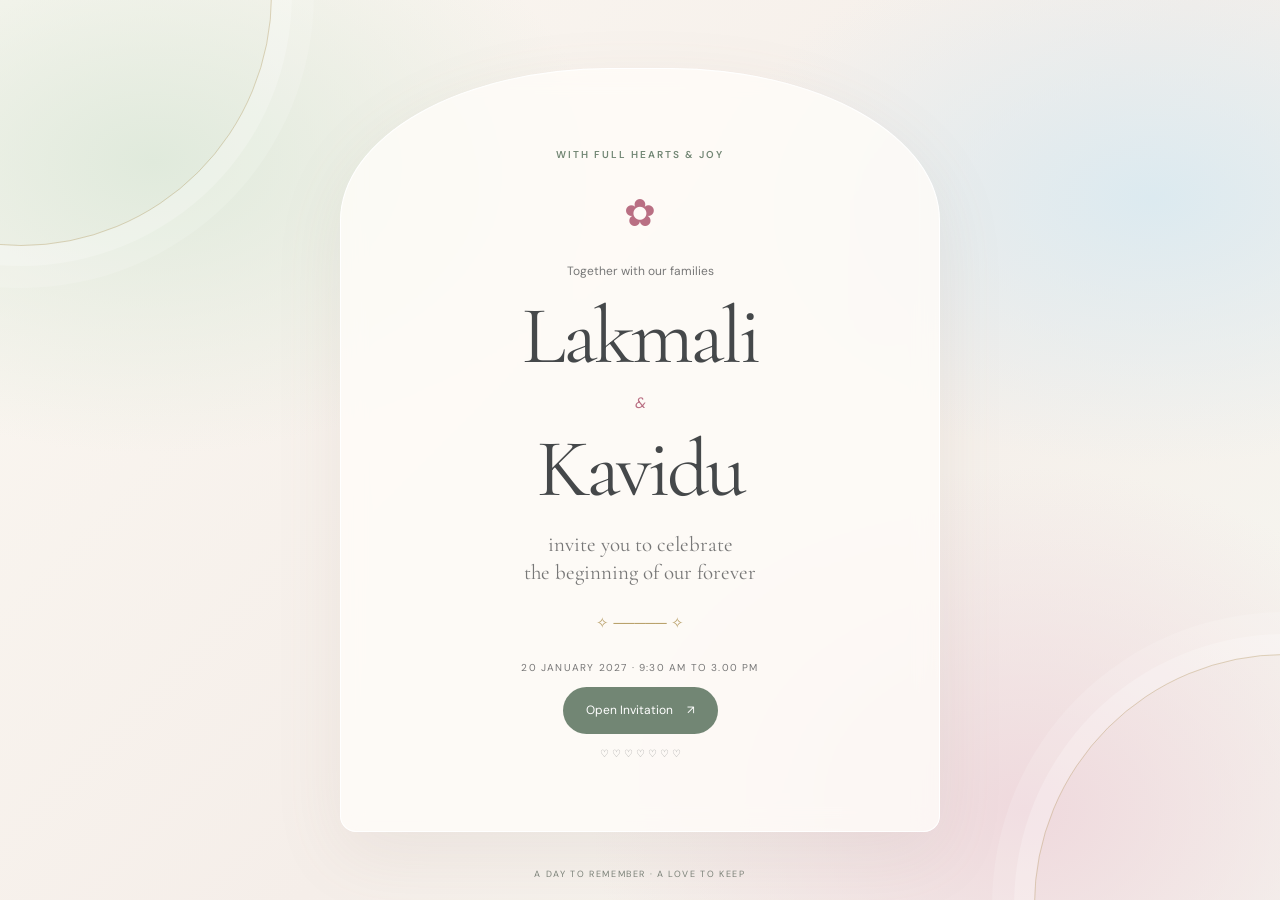
<file: index.html>
<!doctype html>
<html lang="en">
<head>
  <meta charset="utf-8">
  <meta name="viewport" content="width=device-width, initial-scale=1">
  <meta name="theme-color" content="#f8f5ef">
  <title>Lakmali & Kavidu| Wedding Invitation</title>
  <link rel="preconnect" href="https://fonts.googleapis.com">
  <link href="https://fonts.googleapis.com/css2?family=Cormorant+Garamond:wght@400;500;600&family=DM+Sans:wght@400;500;600&display=swap" rel="stylesheet">
  <link rel="stylesheet" href="styles.css">
</head>
<body>
  
  <div id="petals" class="petals" aria-hidden="true"></div>
  <audio id="openingMusic" src="assets/audio/opening-music.mp3" loop preload="none"></audio>
  <audio id="memoryMusic" src="assets/audio/memories-music.mp3" loop preload="none"></audio>

  <!-- Cover Section -->
  <section id="cover" class="cover">
    <div class="cover-card">
      <p class="eyebrow">WITH FULL HEARTS & JOY</p>
      <div class="flower">✿</div>
      <p>Together with our families</p>
      <h1>Lakmali </h1> <i>&</i> <h1>Kavidu </h1>
      <p class="sub">invite you to celebrate<br>the beginning of our forever</p>
      <div class="ornament">✧ ───── ✧</div>
      <p class="date">20 JANUARY 2027 · 9:30 AM TO 3.00 PM</p>
      <button id="open" class="btn primary">Open Invitation <span>↗</span></button>
      <small>♡ ♡ ♡ ♡ ♡ ♡ ♡</small>
    </div>
    <div class="cover-note">A DAY TO REMEMBER · A LOVE TO KEEP</div>
  </section>

  <!-- Main Content -->
  <main id="site" hidden>
    
    <!-- Navigation -->
    <nav>
      <a class="logo" href="#home">K <i>&</i> S</a>
      <div>
        <a href="#details">The Day</a>
        <a href="#memories">Our Memories</a>
        <a href="#venue">Venue</a>
      </div>
      <button id="musicToggle" class="music">♫ Music</button>
    </nav>

    <!-- Hero Section -->
    <section id="home" class="hero wrap">
      <div class="hero-photo"></div>
      <div class="hero-copy">
        <p class="eyebrow">OUR WEDDING DAY</p>
        <h2>Two hearts.<br><i>One beautiful story.</i></h2>
        <p class="names">Lakmali <i>&</i> Kavidu</p>
        <p class="date">WEDNESDAY, 20 JANUARY 2027 · 9:30 AM TO 3:00 PM</p>
        <p>Poruwa Ceramony at 9:30AM</p>
        <p>Grand Ball Room - West Wing, Saffron Beach Hotel · Wadduwa, Sri Lanka</p>
        <a class="under" href="#details">Join our celebration ↓</a>
      </div>
    </section>

    <!-- Welcome Section -->
    <section class="welcome">
      <p class="eyebrow">A NOTE FOR <span id="guestName">OUR FAMILY & FRIENDS</span></p>
      <h2>It would mean the world<br>to have you with us.</h2>
      <p>As we begin this new chapter, we would be delighted to share our special day with you.</p>
      <div class="ticket">
        <div>
          <small>INVITATION FOR</small>
          <strong id="ticketName">Our loved one</strong>
        </div>
        <div>
          <small>TABLE NUMBER</small>
          <strong id="ticketTable">—</strong>
        </div>
      </div>
    </section>

    <!-- Details Section -->
    <section id="details" class="wrap centered">
      <p class="eyebrow">SAVE THE DATE</p>
      <h2>The Day</h2>
      <p>Love is the best reason to gather.</p>
      <div class="cards">
        <article class="pink">
          <span>♡</span>
          <p class="eyebrow">WHEN</p>
          <h3>20 January 2027</h3>
          <p>Wednesday · 9:30 AM TO 3:00 PM</p>
          <b id="countdown">Counting down…</b>
        </article>
        <article class="blue">
          <span>✧</span>
          <p class="eyebrow">DRESS WITH LOVE</p>
          <h3>Elegant & celebratory</h3>
          <p>Come ready to celebrate.</p>
        </article>
        <article class="green">
          <span>❀</span>
          <p class="eyebrow">A LITTLE NOTE</p>
          <h3>Your presence is our gift</h3>
          <p>Thank you for being part of our story.</p>
        </article>
      </div>
      <a id="calendar" class="btn outline" target="_blank" rel="noopener">Add to Google Calendar</a>
    </section>

    <!-- Memories Section -->
    <section id="memories" class="memories">
      <div class="mem-intro">
        <p class="eyebrow">LITTLE MOMENTS, BIG LOVE</p>
        <h2>Our <i>Memories</i></h2>
        <p>Every chapter has brought us here. Here are a few moments we hold close.</p>
        <button id="memoryPlay" class="btn soft">♫ Play memories music</button>
      </div>
      <div class="gallery">
        <figure class="tall">
          <img src="assets/photos/memory-1.jpg" alt="Our memory">
          <figcaption>Every Steps Together</figcaption>
        </figure>
        <figure>
          <img src="assets/photos/memory-2.jpg" alt="Our memory">
          <figcaption>Close to Our Hearts</figcaption>
        </figure>
        <figure>
          <img src="assets/photos/memory-3.jpg" alt="Our memory">
          <figcaption>Endless Love</figcaption>
        </figure>
          <figure>
          <img src="assets/photos/memory-5.jpg" alt="Our memory">
          <figcaption>One Soul, Two Hearts</figcaption>
        </figure>
        <figure class="wide">
          <img src="assets/photos/memory-4.jpg" alt="Our memory">
          <figcaption>Always, together</figcaption>
        </figure>
      </div>
      <small class="photo-note">Two Hearts, One Destiny, and a lifetime of beautiful tommorows.</small>
    </section>

    <!-- Venue Section -->
    <section id="venue" class="venue-section"
      style="background-image: url('./assets/photos/venue.jpg');">
      <div class="venue-copy">
        <p class="eyebrow">LET'S CELEBRATE TOGETHER</p>
        <h2>Meet us by<br><i>the sea.</i></h2>
        <h3>Grand Ball Room - West Wing, Saffron Beach Hotel</h3>
        <p>Wadduwa, Sri Lanka</p>
        <p>20 January 2027 · 9:30 AM TO 3:00 PM</p>
        <a class="btn primary" href="https://www.google.com/maps/search/?api=1&query=Saffron+Beach+Hotel+Wadduwa+Sri+Lanka" target="_blank" rel="noopener">Open Google Maps ↗</a>
        <a class="under" href="https://www.google.com/maps/dir/?api=1&destination=Saffron+Beach+Hotel+Wadduwa+Sri+Lanka" target="_blank" rel="noopener">Get directions</a>
      </div>
    </section>

    <!-- Closing Section -->
    <section class="closing">
      <div class="flower">✿</div>
      <p class="eyebrow">WITH LOVE & GRATITUDE</p>
      <h2>We can't wait<br><i>to celebrate with you.</i></h2>
      <p>Lakmali <i>&</i> Kavidu</p>
      <small> RSVP BY 31 · 12 · 2026</small><br>
      <small>Lakmali +94713968701, Kavidu +94716422151</small><br>
      <button id="top" class="under">Back to the beginning ↑</button>
    </section>

    <!-- Footer -->
    <footer>MADE WITH LOVE<i>♡</i>KAVIDU & LAKMALI<i>♡</i></footer>
  </main>
  
  <script src="guests.js"></script>
  <script src="script.js"></script>
</body>
</html>
</file>
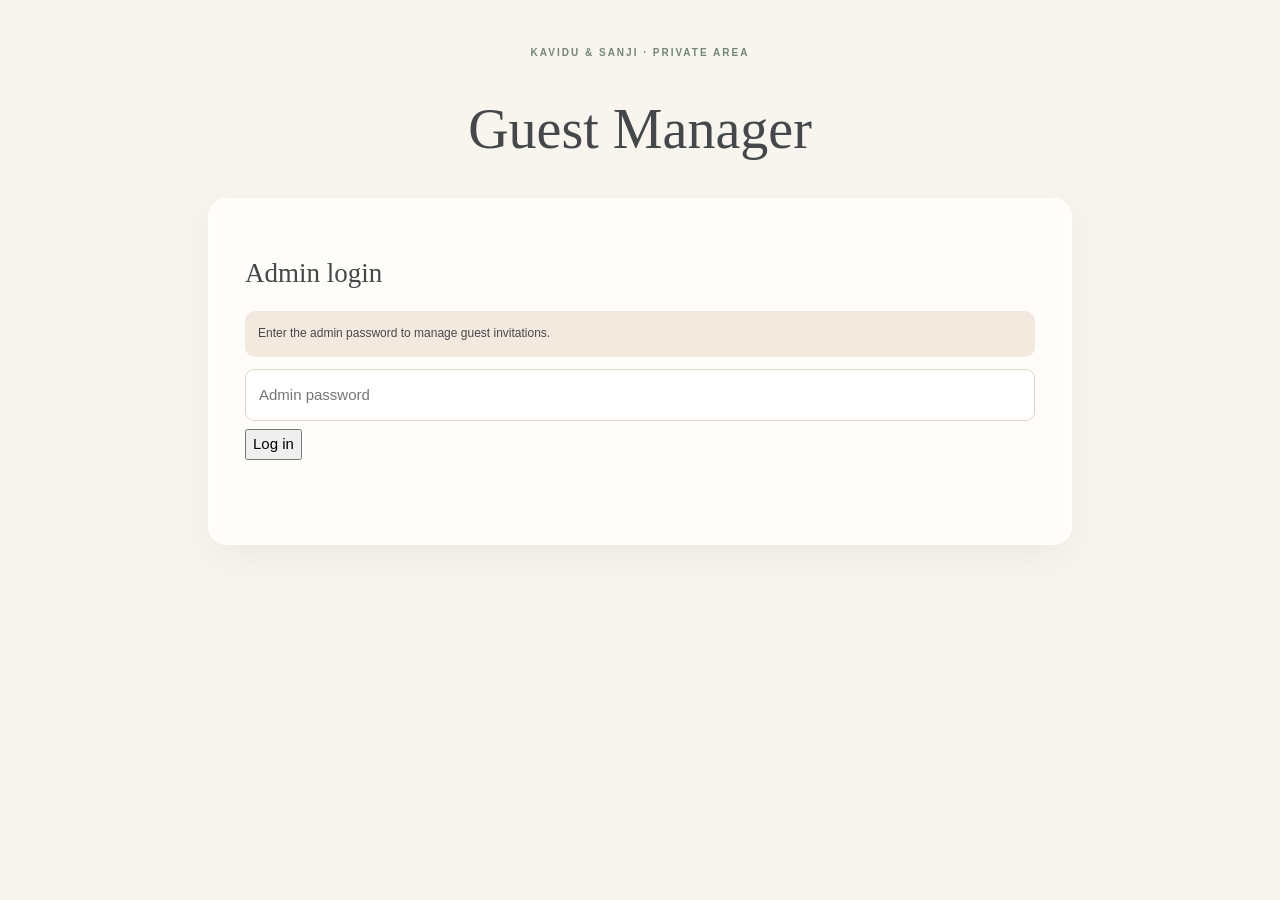
<file: admin.html>
<!doctype html>
<html lang="en"><head><meta charset="utf-8"><meta name="viewport" content="width=device-width,initial-scale=1"><title>Kavidu & Sanji | Guest Admin</title><link rel="stylesheet" href="styles.css"><style>
.admin-wrap{max-width:900px;margin:auto;padding:35px 18px 70px}.admin-card{background:#fffdf9;border:1px solid #fff;border-radius:18px;padding:clamp(18px,4vw,36px);margin:18px 0;box-shadow:0 12px 35px #62594b12}.admin-wrap h1{font:400 clamp(38px,7vw,56px)/1.1 var(--serif);text-align:center}.admin-wrap h2{font:500 27px var(--serif)}.admin-wrap input{display:block;width:100%;padding:13px;margin:8px 0;border:1px solid #ded5cc;border-radius:9px;font:inherit;background:white}.admin-wrap button{cursor:pointer}.msg{min-height:22px;font-size:13px}.error{color:#a34b55}.success{color:#4e7657}.notice{padding:13px;background:#f4e9df;border-radius:10px;font-size:12px}.guest-row{display:grid;grid-template-columns:55px 1fr 75px auto auto;gap:8px;align-items:center;padding:10px 0;border-bottom:1px solid #eee5dc;font-size:13px}.mini{border:0;border-radius:20px;padding:8px 11px;background:#e8eee5}.del{background:#f5e1e3}.linkbox{overflow-wrap:anywhere;background:#e8eee5;padding:12px;border-radius:10px;margin-top:10px}@media(max-width:600px){.guest-row{grid-template-columns:35px 1fr 60px}.guest-row button{font-size:11px}.guest-row .edit,.guest-row .delete{grid-row:2}}
</style></head><body><main class="admin-wrap"><p class="eyebrow" style="text-align:center">KAVIDU & SANJI · PRIVATE AREA</p><h1>Guest Manager</h1>
<section id="loginCard" class="admin-card"><h2>Admin login</h2><p class="notice">Enter the admin password to manage guest invitations.</p><form id="loginForm"><input id="password" type="password" placeholder="Admin password" autocomplete="current-password" required><button class="button button-primary" type="submit">Log in</button></form><p id="loginMessage" class="msg" aria-live="polite"></p></section>
<section id="manager" hidden><div class="admin-card"><h2>Add or update guest</h2><form id="guestForm"><input id="guestId" placeholder="Guest ID (example: 003)" required><input id="guestName" placeholder="Guest full name" required><input id="guestTable" placeholder="Table number (example: 4)"><button class="button button-primary" type="submit">Save guest</button><button id="clearForm" class="button button-outline" type="button">Clear</button></form><p id="formMessage" class="msg" aria-live="polite"></p><div id="guestLink" class="linkbox" hidden></div></div>
<div class="admin-card"><h2>Guest list <span id="count"></span></h2><p class="notice">Changes are saved in this browser. To publish them for everyone, download guests.js and replace the old file in your GitHub repository.</p><div id="list"></div><p><button id="download" class="button button-primary" type="button">Download guests.js</button> <button id="view" class="button button-outline" type="button">View invitation</button> <button id="logout" class="button button-outline" type="button">Log out</button></p></div></section></main>
<script src="guests.js"></script><script>
(function(){
'use strict';
var ADMIN_PASSWORD='KaviSanji2027', STORE='KaviSanjiGuestsV3';
function el(id){return document.getElementById(id)}
var loginCard=el('loginCard'),manager=el('manager'),password=el('password'),loginMessage=el('loginMessage'),formMessage=el('formMessage'),guestId=el('guestId'),guestName=el('guestName'),guestTable=el('guestTable'),guestLink=el('guestLink'),list=el('list');
var guests={};
try{var saved=localStorage.getItem(STORE);guests=saved?JSON.parse(saved):JSON.parse(JSON.stringify(typeof GUESTS!=='undefined'?GUESTS:{}));}catch(e){guests=JSON.parse(JSON.stringify(typeof GUESTS!=='undefined'?GUESTS:{}));}
function persist(){try{localStorage.setItem(STORE,JSON.stringify(guests));}catch(e){setMessage(formMessage,'Could not save in this browser. Check browser storage settings.','error');}}
function setMessage(node,text,cls){node.textContent=text;node.className='msg '+(cls||'');}
function esc(v){return String(v==null?'':v).replace(/[&<>"']/g,function(c){return {'&':'&amp;','<':'&lt;','>':'&gt;','"':'&quot;',"'":'&#39;'}[c];});}
function render(){var ids=Object.keys(guests).sort(function(a,b){return a.localeCompare(b,undefined,{numeric:true});});el('count').textContent='('+ids.length+')';if(!ids.length){list.innerHTML='<p>No guests added yet.</p>';return;}list.innerHTML=ids.map(function(id){var g=guests[id]||{};return '<div class="guest-row"><b>'+esc(id)+'</b><span>'+esc(g.name||'Unnamed')+'</span><span>Table '+esc(g.table||'—')+'</span><button type="button" class="mini edit" data-edit="'+esc(id)+'">Edit</button><button type="button" class="mini del delete" data-delete="'+esc(id)+'">Delete</button></div>';}).join('');}
function showManager(){loginCard.hidden=true;manager.hidden=false;render();}
el('loginForm').addEventListener('submit',function(e){e.preventDefault();if(password.value===ADMIN_PASSWORD){sessionStorage.setItem('ksAdminLoggedIn','yes');setMessage(loginMessage,'','');showManager();}else{setMessage(loginMessage,'Incorrect password. Check capital letters and try again.','error');password.focus();}});
el('guestForm').addEventListener('submit',function(e){e.preventDefault();var id=guestId.value.trim(),name=guestName.value.trim(),table=guestTable.value.trim();if(!id||!name){setMessage(formMessage,'Please enter both Guest ID and Guest Name.','error');return;}guests[id]={name:name,table:table};persist();render();var base=window.location.href.split('?')[0].replace(/admin\.html$/,'');var url=base+'?guest='+encodeURIComponent(id);guestLink.hidden=false;guestLink.textContent='Personal invitation link: '+url;var copy=document.createElement('button');copy.type='button';copy.className='mini';copy.textContent='Copy link';copy.addEventListener('click',function(){if(navigator.clipboard&&navigator.clipboard.writeText){navigator.clipboard.writeText(url).then(function(){setMessage(formMessage,'Guest saved and invitation link copied.','success');}).catch(function(){setMessage(formMessage,'Guest saved. Copy the link shown above manually.','success');});}else{setMessage(formMessage,'Guest saved. Copy the link shown above manually.','success');}});guestLink.appendChild(document.createElement('br'));guestLink.appendChild(copy);setMessage(formMessage,'Guest saved in this browser. Download guests.js to publish.','success');guestId.value='';guestName.value='';guestTable.value='';});
el('clearForm').addEventListener('click',function(){guestId.value='';guestName.value='';guestTable.value='';guestLink.hidden=true;setMessage(formMessage,'','');});
list.addEventListener('click',function(e){var id=e.target.getAttribute('data-edit');if(id!==null){var g=guests[id]||{};guestId.value=id;guestName.value=g.name||'';guestTable.value=g.table||'';guestName.focus();return;}id=e.target.getAttribute('data-delete');if(id!==null&&window.confirm('Delete guest '+id+'?')){delete guests[id];persist();render();setMessage(formMessage,'Guest deleted in this browser. Download guests.js to publish.','success');}});
el('download').addEventListener('click',function(){var content='// Replace this file in your GitHub repository to publish guest updates.\nconst GUESTS = '+JSON.stringify(guests,null,2)+';\n';var blob=new Blob([content],{type:'text/javascript'}),url=URL.createObjectURL(blob),a=document.createElement('a');a.href=url;a.download='guests.js';document.body.appendChild(a);a.click();a.remove();URL.revokeObjectURL(url);setMessage(formMessage,'Downloaded guests.js. Replace the old file in GitHub and commit the change.','success');});
el('view').addEventListener('click',function(){window.location.href='index.html';});el('logout').addEventListener('click',function(){sessionStorage.removeItem('ksAdminLoggedIn');window.location.reload();});
if(sessionStorage.getItem('ksAdminLoggedIn')==='yes')showManager();
})();
</script></body></html>
</file>
<file: styles.css>
:root {
  /* Colors */
  --ivory: #f8f5ef;
  --paper: #fffdf9;
  --pink: #efd5d9;
  --rose: #b96f83;
  --blue: #dceaf0;
  --green: #dfe8d9;
  --sage: #728674;
  --gray: #818386;
  --ink: #45484a;
  --gold: #b9a16b;
  --line: #e7dfd6;

  /* Typography */
  --serif: "Cormorant Garamond", Georgia, serif;
  --sans: "DM Sans", Arial, sans-serif;
}

/* ==========================================================================
   Base Styles
   ========================================================================== */

* {
  box-sizing: border-box;
}

html {
  scroll-behavior: smooth;
}

body {
  margin: 0;
  background: var(--ivory);
  color: var(--ink);
  font: 15px / 1.65 var(--sans);
}

a {
  color: inherit;
  text-decoration: none;
}

button {
  font: inherit;
  cursor: pointer;
}

[hidden] {
  display: none !important;
}

/* ==========================================================================
   Typography & Reusable Utilities
   ========================================================================== */

.eyebrow {
  font-size: 10px;
  letter-spacing: 0.2em;
  color: var(--sage);
  font-weight: 600;
  text-transform: uppercase;
}

.sub {
  font: 400 21px / 1.35 var(--serif) !important;
}

.date {
  font-size: 10px !important;
  letter-spacing: 0.12em;
}

.under {
  display: inline-block;
  margin-top: 18px;
  border: 0;
  border-bottom: 1px solid #b6b5a9;
  padding: 0 0 4px;
  background: transparent;
  font-size: 11px;
}

.flower {
  font-size: 38px;
  color: var(--rose);
  margin: 18px 0;
  animation: spin 20s linear infinite;
}

.ornament {
  color: var(--gold);
  margin: 24px;
}

/* Shared Headings and Icons */
.cover h1,
.hero-copy h2,
.welcome h2,
.centered h2,
.mem-intro h2,
.venue-section h2,
.closing h2 {
  font-family: var(--serif);
  font-weight: 400;
  line-height: 0.98;
}

.cover h1 {
  font-size: clamp(50px, 11vw, 82px);
  letter-spacing: -0.04em;
  margin: 14px 0;
}

.hero-copy h2,
.welcome h2,
.centered h2,
.mem-intro h2,
.venue-section h2,
.closing h2 {
  font-size: clamp(42px, 6vw, 67px);
  letter-spacing: -0.035em;
  margin: 15px 0 22px;
}

.cover i,
.hero i,
.memories i,
.venue-section i,
.closing i {
  color: var(--rose);
  font-weight: 400;
}

/* Paragraph Resets within Sections */
.cover-card > p:not(.eyebrow),
.hero-copy > p:not(.eyebrow),
.centered > p:not(.eyebrow),
.cards article > p:not(.eyebrow),
.venue-copy > p:not(.eyebrow) {
  font-size: 12px;
  color: #777;
}

/* ==========================================================================
   Buttons
   ========================================================================== */

.btn {
  display: inline-flex;
  justify-content: center;
  align-items: center;
  gap: 14px;
  border-radius: 999px;
  padding: 13px 22px;
  border: 1px solid transparent;
  font-size: 12px;
  transition: 0.25s;
}

.btn:hover {
  transform: translateY(-2px);
  box-shadow: 0 10px 25px #665a501a;
}

.btn.primary {
  background: var(--sage);
  color: white;
}

.btn.outline {
  border-color: #9bab9a;
  background: transparent;
  margin-top: 25px;
}

.btn.soft {
  background: #f4e3e5;
  color: #865969;
}

/* ==========================================================================
   Layout Containers
   ========================================================================== */

main {
  overflow: hidden;
}

.wrap {
  max-width: 1160px;
  margin: auto;
  padding: 90px 24px;
}

/* ==========================================================================
   Navigation
   ========================================================================== */

nav {
  position: sticky;
  top: 0;
  z-index: 10;
  display: flex;
  justify-content: space-between;
  align-items: center;
  padding: 12px clamp(16px, 5vw, 65px);
  background: #f8f5efeb;
  backdrop-filter: blur(14px);
  border-bottom: 1px solid #e7dfd68a;
}

nav > div {
  display: flex;
  gap: 22px;
  font-size: 11px;
  color: #727575;
}

.logo {
  font: 500 25px var(--serif);
}

.logo i {
  color: var(--rose);
}

.music {
  border: 1px solid #d7c8c0;
  background: #fffaf5;
  border-radius: 30px;
  padding: 8px 12px;
  color: var(--sage);
  font-size: 11px;
}

/* ==========================================================================
   Sections
   ========================================================================== */

/* --- Cover --- */
.cover {
  min-height: 100svh;
  display: grid;
  place-items: center;
  position: relative;
  overflow: hidden;
  padding: 22px;
  background: radial-gradient(ellipse at 12% 18%, #e0eadc, transparent 28%),
              radial-gradient(ellipse at 90% 22%, #dceaf0, transparent 27%),
              radial-gradient(ellipse at 80% 90%, #efd9dd, transparent 30%),
              linear-gradient(135deg, #fbf8f2, #f5eee9 55%, #f6f7f1);
}

.cover:before,
.cover:after {
  content: "";
  position: absolute;
  width: 42vw;
  height: 42vw;
  max-width: 500px;
  max-height: 500px;
  border: 1px solid #b9a16b66;
  border-radius: 50%;
  box-shadow: 0 0 0 20px #fff3, 0 0 0 42px #fff2;
}

.cover:before {
  top: -20vw;
  left: -18vw;
}

.cover:after {
  right: -20vw;
  bottom: -20vw;
}

.cover-card {
  z-index: 1;
  text-align: center;
  width: min(600px, 100%);
  padding: clamp(35px, 7vw, 68px) 24px;
  background: #fffdf9c9;
  border: 1px solid #fff;
  border-radius: 45% 45% 16px 16px / 20% 20% 16px 16px;
  box-shadow: 0 22px 70px #8b796c18;
  backdrop-filter: blur(12px);
  animation: rise 1s ease both;
}

.cover-card small {
  display: block;
  color: #999;
  font-size: 10px;
  margin-top: 12px;
}

.cover-note {
  position: absolute;
  bottom: 18px;
  z-index: 1;
  font-size: 9px;
  letter-spacing: 0.18em;
  color: #7b8178;
}

/* --- Hero --- */
.hero {
  display: grid;
  grid-template-columns: 1fr 1fr;
  align-items: center;
  gap: 7%;
  min-height: 650px;
  position: relative;
}

.hero-photo {
  min-height: 500px;
  border-radius: 48% 48% 14px 14px;
  background: linear-gradient(160deg, #e5e9df88, #f2dfe188),
              url("assets/photos/hero.jpg") center/cover no-repeat;
  box-shadow: inset 0 0 0 9px #fff9, 0 24px 55px #8d7d6c18;
  position: relative;
}

.hero-photo:after {
  content: "";
  position: absolute;
  inset: 18px;
  border: 1px solid #fff9;
  border-radius: inherit;
}

.names {
  font: 400 26px var(--serif);
}

/* --- Welcome & Ticket --- */
.welcome {
  text-align: center;
  padding: 80px 20px;
  background: linear-gradient(120deg, #f7e9e9, #f7f5ef 50%, #e8f0f2);
}

.welcome > p:not(.eyebrow) {
  max-width: 460px;
  margin: auto;
  color: #777;
  font-size: 13px;
}

.ticket {
  display: flex;
  max-width: 460px;
  margin: 30px auto 0;
  text-align: left;
  background: #fffdf9d9;
  border: 1px solid #fff;
  border-radius: 14px;
}

.ticket > div {
  padding: 16px 23px;
  flex: 1;
}

.ticket > div + div {
  border-left: 1px solid var(--line);
}

.ticket small {
  display: block;
  font-size: 9px;
  letter-spacing: 0.12em;
  color: var(--gray);
}

.ticket strong {
  font: 500 21px var(--serif);
}

/* --- Centered Information & Cards --- */
.centered {
  text-align: center;
}

.cards {
  display: grid;
  grid-template-columns: repeat(3, 1fr);
  gap: 18px;
  margin-top: 40px;
  text-align: left;
}

.cards article {
  padding: 28px 24px;
  min-height: 220px;
  border-radius: 18px;
  border: 1px solid white;
}

.cards .pink { background: linear-gradient(145deg, #f7e6e8, #fffaf7); }
.cards .blue { background: linear-gradient(145deg, #e3eef2, #fbfcfa); }
.cards .green { background: linear-gradient(145deg, #e7eee1, #fbfaf4); }

.cards article > span {
  font-size: 26px;
  color: var(--rose);
}

.cards h3 {
  font: 500 25px / 1.1 var(--serif);
  margin: 8px 0;
}

.cards b {
  font-size: 10px;
  color: var(--sage);
  font-weight: 500;
}

/* --- Memories & Gallery --- */
.memories {
  background: #f1ece5;
  padding: 85px 22px;
  text-align: center;
}

.mem-intro {
  max-width: 550px;
  margin: 0 auto 38px;
}

.mem-intro > p:not(.eyebrow) {
  font-size: 13px;
  color: #777;
}

.gallery {
  max-width: 960px;
  margin: auto;
  display: grid;
  grid-template-columns: 1fr 1fr 1fr;
  grid-template-rows: 205px 205px;
  gap: 15px;
}

.gallery figure {
  margin: 0;
  position: relative;
  overflow: hidden;
  border-radius: 13px;
  background: #e7ded6;
}

.gallery img {
  width: 100%;
  height: 100%;
  object-fit: cover;
  display: block;
  transition: transform 0.7s;
}

.gallery figure:hover img {
  transform: scale(1.05);
}

.gallery figure:after {
  content: "";
  position: absolute;
  inset: 40% 0 0;
  background: linear-gradient(transparent, #34343178);
}

.gallery figcaption {
  position: absolute;
  bottom: 13px;
  left: 15px;
  z-index: 1;
  color: white;
  font: italic 22px var(--serif);
}

.gallery .tall { grid-row: span 2; }
.gallery .wide { grid-column: span 2; }

.photo-note {
  display: block;
  color: #898886;
  font-size: 10px;
  margin-top: 20px;
}

/* --- Venue --- */
/* .venue {
  display: grid;
  grid-template-columns: 1fr 1fr;
  align-items: stretch;
}

.venue-copy {
  padding: 25px 25px 25px 0;
}

.venue h3 {
  font: 500 26px var(--serif);
  margin: 25px 0 0;
}

.venue-copy .under {
  margin-left: 15px;
}

.seaside {
  position: relative;
  min-height: 420px;
  overflow: hidden;
  background: linear-gradient(#e2edf0 0%, #f4e9dc 62%, #e7e5d5);
}

.sun {
  position: absolute;
  width: 125px;
  height: 125px;
  border-radius: 50%;
  background: #f6e4c5;
  top: 16%;
  right: 18%;
  box-shadow: 0 0 0 18px #f6e4c52b, 0 0 0 40px #f6e4c51a;
}

.wave {
  position: absolute;
  left: -10%;
  width: 125%;
  height: 40%;
  border-radius: 50% 50% 0 0;
}

.wave.one {
  top: 51%;
  background: #b8d1d4;
  transform: rotate(-4deg);
}

.wave.two {
  top: 66%;
  background: #91b7b7;
  transform: rotate(3deg);
}

.shoreflower {
  position: absolute;
  bottom: 10%;
  left: 15%;
  font-size: 90px;
  color: #7f9981;
}
*/
/* --- Venue background photograph --- */
.venue-section {
  position: relative;
  isolation: isolate;
  display: flex;
  align-items: center;
  justify-content: center;
  min-height: 560px;
  width: 100%;
  padding: 80px 24px;
  overflow: hidden;
  background-size: cover;
  background-position: center center;
  background-repeat: no-repeat;
  text-align: center;
}

.venue-section::before {
  content: "";
  position: absolute;
  inset: 0;
  z-index: -1;
  background: linear-gradient(
    180deg,
    rgba(20, 35, 40, 0.30),
    rgba(20, 35, 40, 0.48)
  );
}

.venue-copy {
  position: relative;
  z-index: 1;
  width: min(760px, 100%);
  margin: auto;
  color: #fff;
}

.venue-copy .eyebrow {
  color: #fff;
}

.venue-section h2 {
  color: #fff;
  font-family: var(--serif);
  font-size: clamp(48px, 7vw, 76px);
  font-weight: 400;
  line-height: 0.98;
  margin: 18px 0 24px;
}

.venue-section h2 i {
  color: #f1d5dc;
}

.venue-section h3 {
  color: #fff;
  font: 500 25px var(--serif);
  margin: 24px 0 12px;
}

.venue-copy > p:not(.eyebrow) {
  color: #fff;
  font-size: 13px;
}

.venue-copy .under {
  color: #fff;
  margin-left: 15px;
}

/* --- Closing --- */
.closing {
  text-align: center;
  padding: 80px 20px 90px;
  background: radial-gradient(ellipse at 20% 30%, #e1ecdf, transparent 30%),
              radial-gradient(ellipse at 80% 70%, #f0dce0, transparent 30%);
}

.closing .flower {
  margin: 0 0 15px;
}

.closing > p:not(.eyebrow) {
  font: 400 25px var(--serif);
}

.closing > small {
  letter-spacing: 0.2em;
  color: var(--sage);
  font-size: 10px;
}

/* --- Footer --- */
footer {
  text-align: center;
  padding: 22px 10px;
  border-top: 1px solid var(--line);
  font-size: 9px;
  letter-spacing: 0.16em;
  color: #858784;
}

footer i {
  color: var(--rose);
}

/* ==========================================================================
   Animations & Petals
   ========================================================================== */

.petals {
  position: fixed;
  inset: 0;
  pointer-events: none;
  overflow: hidden;
  z-index: 30;
}

.petal {
  position: absolute;
  top: -25px;
  width: 10px;
  height: 15px;
  border-radius: 80% 0 80% 0;
  background: #e9bfc7c9;
  animation: fall linear forwards;
}

.petal:nth-child(3n) {
  background: #dce8d1dd;
  width: 8px;
  height: 12px;
}

.petal:nth-child(4n) {
  background: #d3e6eddb;
  width: 7px;
  height: 11px;
}

.petal:nth-child(5n) {
  background: #f0dca9c9;
  width: 6px;
  height: 10px;
}

@keyframes fall {
  0% {
    transform: translate3d(0, -5vh, 0) rotate(0);
    opacity: 0;
  }
  10% {
    opacity: 0.9;
  }
  100% {
    transform: translate3d(var(--drift), 110vh, 0) rotate(620deg);
    opacity: 0.15;
  }
}

@keyframes rise {
  from {
    opacity: 0;
    transform: translateY(18px);
  }
  to {
    opacity: 1;
    transform: translateY(0);
  }
}

@keyframes spin {
  to {
    transform: rotate(360deg);
  }
}

/* ==========================================================================
   Media Queries
   ========================================================================== */

@media (max-width: 760px) {
  nav {
    padding: 12px 14px;
  }
  
  nav > div {
    gap: 10px;
  }
  
  nav > div a {
    font-size: 10px;
  }
  
  .wrap {
    padding: 65px 20px;
  }
  
  .hero {
    grid-template-columns: 1fr;
    gap: 25px;
  }
  
  .hero-photo {
    min-height: 390px;
    width: 88%;
    margin: auto;
  }
  
  .hero-copy {
    text-align: center;
  }
  
  .hero-copy h2 {
    font-size: 52px;
  }
  
  .cards {
    grid-template-columns: 1fr;
  }
  
  .cards article {
    min-height: unset;
  }
  
  .gallery {
    grid-template-columns: 1fr 1fr;
    grid-template-rows: 180px 180px 180px;
    gap: 10px;
  }
  
  .gallery .tall {
    grid-row: span 2;
  }
  
  .gallery .wide {
    grid-column: span 1;
  }
  
  .gallery figcaption {
    font-size: 18px;
    left: 10px;
  }
  
  .venue-section {
    min-height: 500px;
    padding: 65px 20px;
    background-position: center center;
  }

  .venue-section h3 {
    font-size: 22px;
  }
  
  .ticket > div {
    padding: 14px;
  }
  
  .ticket strong {
    font-size: 18px;
  }
}

@media (prefers-reduced-motion: reduce) {
  *, *:before, *:after {
    animation-duration: 0.01ms !important;
    animation-iteration-count: 1 !important;
    scroll-behavior: auto !important;
  }
}
</file>
